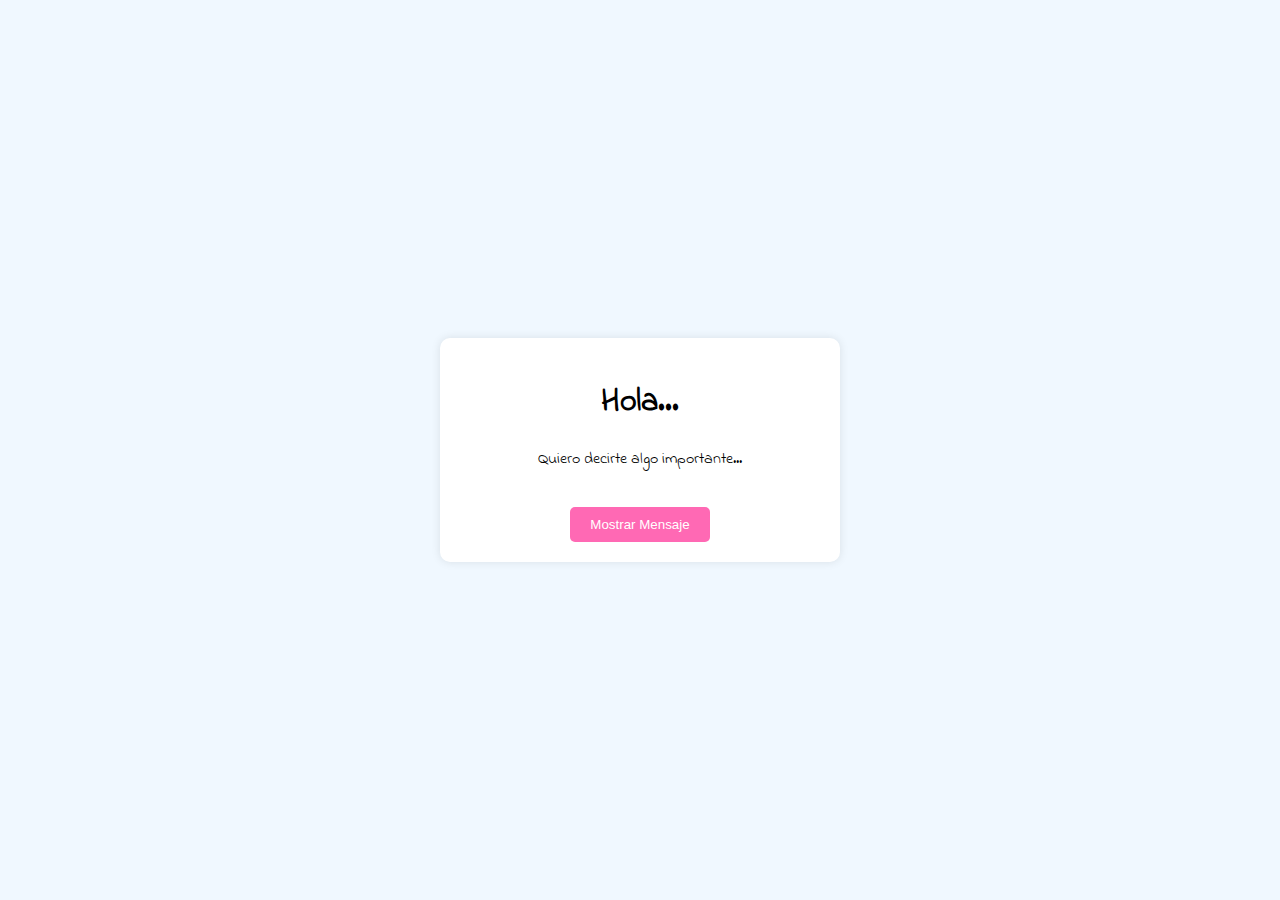
<file: index.html>
<!DOCTYPE html>
<html lang="es">
<head>
    <link href="https://fonts.googleapis.com/css2?family=Indie+Flower&display=swap" rel="stylesheet">
    <meta charset="UTF-8">
    <meta name="viewport" content="width=device-width, initial-scale=1.0">
    <title>Mensaje Especial</title>
    <link rel="stylesheet" href="styles.css">
    <style>
        /* Añadimos aquí el estilo para el fade-in */
        body {
            font-family: 'Indie Flower', cursive; /* Usar la fuente importada */
            background-color: #f0f8ff;
            margin: 0;
            overflow-x: hidden; /* Evitar desplazamiento horizontal en dispositivos móviles */
            display: flex;
            justify-content: center;
            align-items: center;
            min-height: 100vh; /* Asegurar que el cuerpo ocupe al menos la altura de la ventana */
            transition: opacity 1s ease; /* Añadir transición para desvanecimiento */
            opacity: 0; /* Empezar con opacidad 0 para el efecto de fade-in */
        }

        body.fade-in {
            opacity: 1; /* Opacidad completa para el efecto de fade-in */
        }

        .container {
            text-align: center;
            background-color: #fff;
            padding: 20px;
            border-radius: 10px;
            box-shadow: 0 0 10px rgba(0, 0, 0, 0.1);
            max-width: 90%;
            width: 400px;
            box-sizing: border-box;
            margin: auto; /* Centrar el contenedor */
        }

        button {
            background-color: #ff69b4;
            color: white;
            border: none;
            padding: 10px 20px;
            margin-top: 20px;
            cursor: pointer;
            border-radius: 5px;
            transition: background-color 0.3s ease;
        }

        button:hover {
            background-color: #ff1493;
        }
    </style>
</head>
<body>
    <div class="container">
        <h1>Hola...</h1>
        <p>Quiero decirte algo importante...</p>
        <button id="revealButton">Mostrar Mensaje</button>
    </div>
    <script>
        document.addEventListener('DOMContentLoaded', function() {
            document.body.classList.add('fade-in');
        });

        document.getElementById('revealButton').addEventListener('click', function() {
            // Aplicar el fade-out antes de cambiar de página
            document.body.classList.remove('fade-in');
            document.body.style.transition = 'opacity 1s ease';
            document.body.style.opacity = 0;

            // Esperar a que termine el fade-out antes de cambiar de página
            setTimeout(function() {
                window.location.href = 'postits.html';
            }, 1000);
        });
    </script>
</body>
</html>
</file>
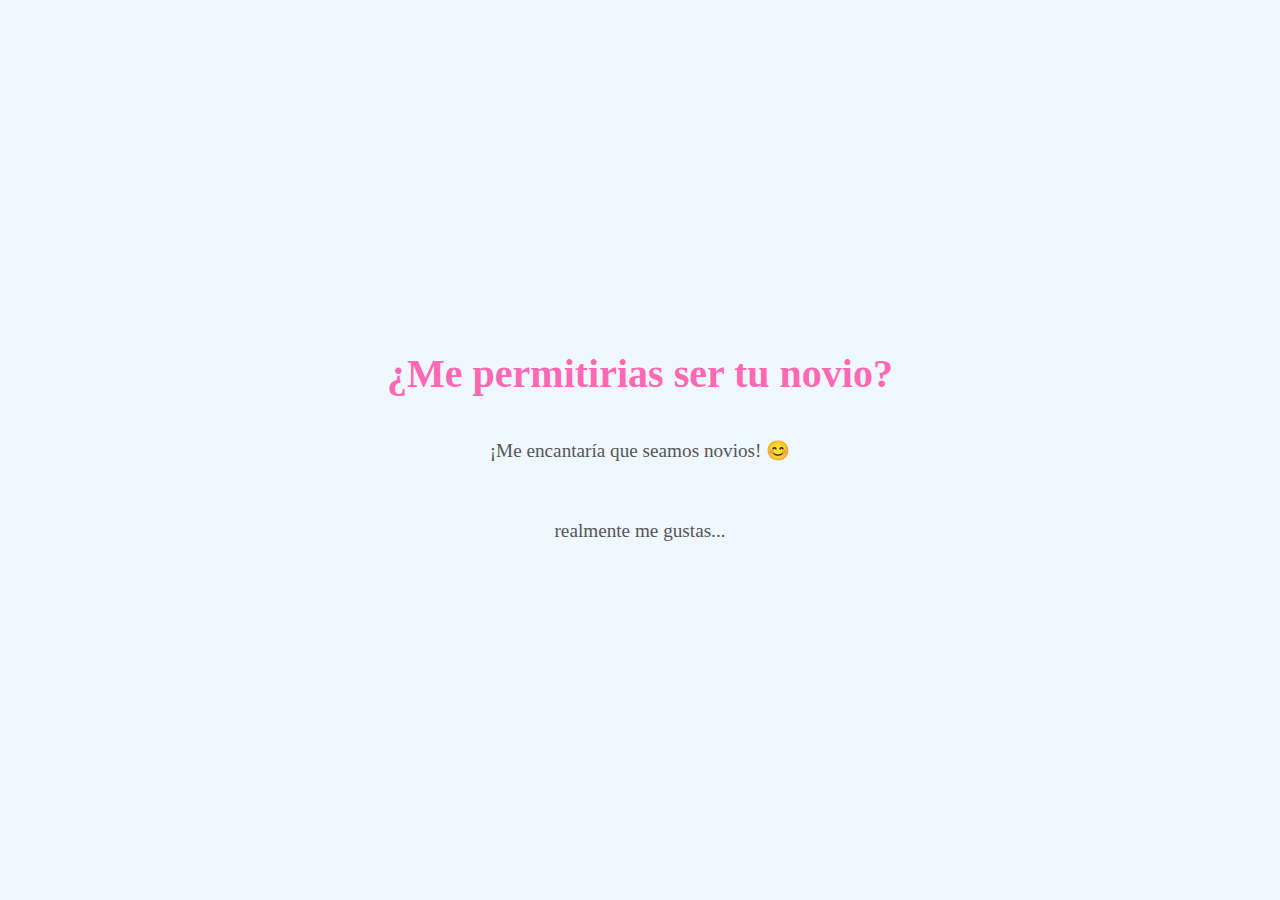
<file: pedirnoviazgo.html>
<!DOCTYPE html>
<html lang="es">
<head>
    <meta charset="UTF-8">
    <meta name="viewport" content="width=device-width, initial-scale=1.0">
    <title>Solicitud de Noviazgo</title>
    <link rel="stylesheet" href="styles.css">
    <style>
        body {
            font-family: 'Indie Flower', cursive;
            background-color: #f0f8ff;
            display: flex;
            flex-direction: column;
            justify-content: center;
            align-items: center;
            height: 100vh;
            margin: 0;
            text-align: center;
            color: #333;
        }

        h1 {
            font-size: 2.5em;
            color: #ff69b4;
            margin-bottom: 20px;
        }

        p {
            font-size: 1.2em;
            color: #555;
            margin-bottom: 30px;
            max-width: 80%;
            line-height: 1.6;
        }
    </style>
</head>
<body>
    <h1>¿Me permitirias ser tu novio?</h1>
    <p>¡Me encantaría que seamos novios! 😊</p>
    <p>realmente me gustas... </p>



</body>
</html>
</file>
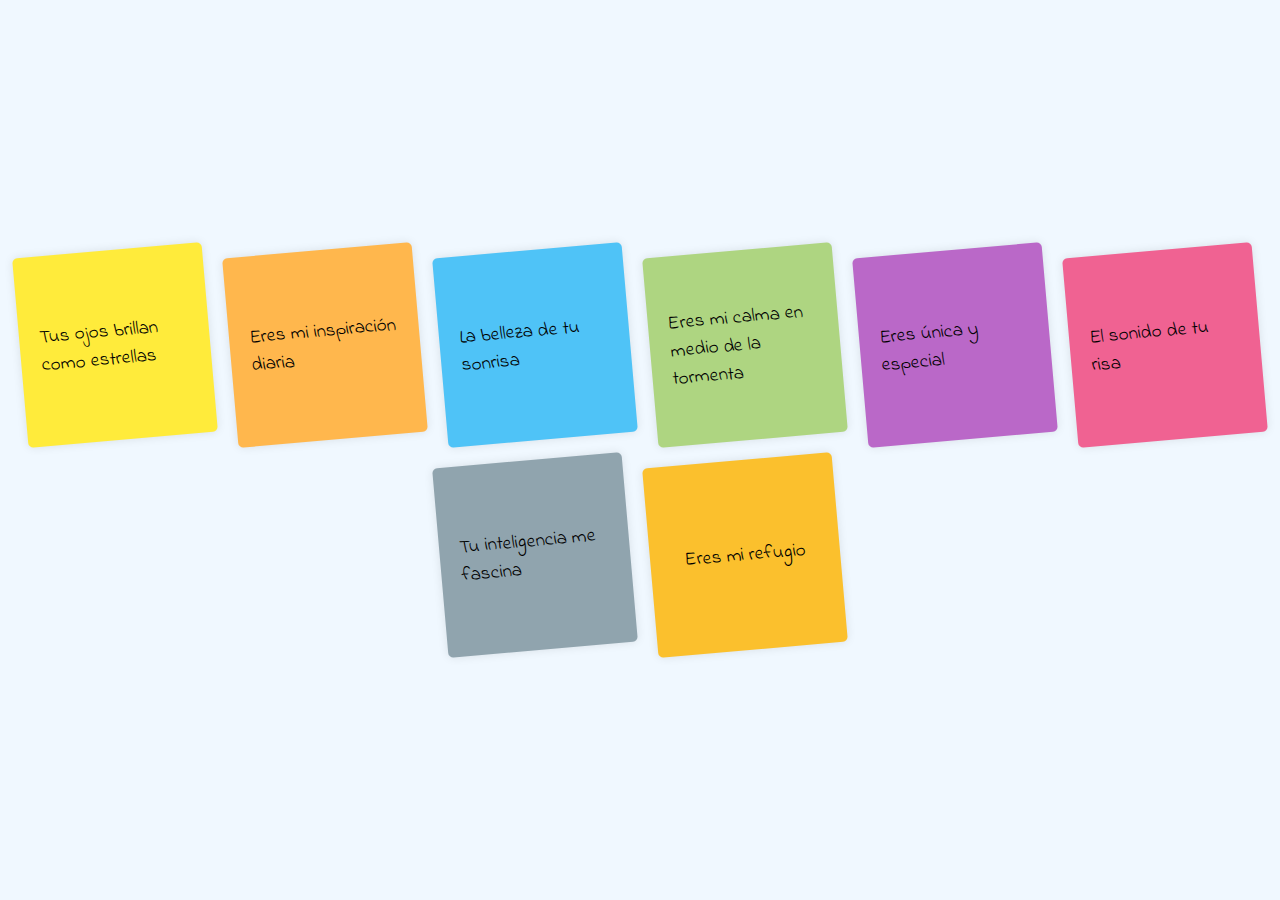
<file: postits.html>
<!DOCTYPE html>
<html lang="es">
<head>
    <link href="https://fonts.googleapis.com/css2?family=Indie+Flower&display=swap" rel="stylesheet">
    <meta charset="UTF-8">
    <meta name="viewport" content="width=device-width, initial-scale=1.0">
    <title>Post-its de Amor</title>
    <link rel="stylesheet" href="styles.css">
</head>
<body>
    <div class="postit-container">
        <div class="postit" data-message="Tus ojos brillan como estrellas: Tus ojos tienen un brillo especial que ilumina incluso los días más oscuros. Cada vez que te miro, siento que puedo ver un universo entero en ellos.">
            <p class="front">Tus ojos brillan como estrellas</p>
            <p class="back hidden">Tus ojos tienen un brillo especial que ilumina incluso los días más oscuros. Cada vez que te miro, siento que puedo ver un universo entero en ellos.</p>
        </div>
        <div class="postit" data-message="Eres mi inspiración diaria: Cada día me levanto con una sonrisa porque sé que existes. Tu manera de ver la vida y tu pasión por todo lo que haces me inspiran a ser una mejor persona.">
            <p class="front">Eres mi inspiración diaria</p>
            <p class="back hidden">Cada día me levanto con una sonrisa porque sé que existes. Tu manera de ver la vida y tu pasión por todo lo que haces me inspiran a ser una mejor persona.</p>
        </div>
        <div class="postit" data-message="La belleza de tu sonrisa: Tu sonrisa tiene el poder de derretir mi corazón y hacer que todo lo demás desaparezca. Es lo más hermoso que he visto y nunca me canso de admirarla.">
            <p class="front">La belleza de tu sonrisa</p>
            <p class="back hidden">Tu sonrisa tiene el poder de derretir mi corazón y hacer que todo lo demás desaparezca. Es lo más hermoso que he visto y nunca me canso de admirarla.</p>
        </div>
        <div class="postit" data-message="Tu bondad me asombra: La manera en que tratas a las personas con tanta amabilidad y consideración es algo que realmente admiro. Tienes un corazón tan grande y puro que me haces creer en la bondad del mundo.">
            <p class="front">Eres mi calma en medio de la tormenta</p>
            <p class="back hidden">A tu lado encuentro serenidad y seguridad. Eres mi refugio en tiempos difíciles y el lugar donde siempre quiero estar. Contigo, el mundo tiene sentido y todo parece estar en su lugar.</p>
        </div>
        <div class="postit" data-message="Eres única y especial: No hay nadie en este mundo como tú. Tu singularidad y tus pequeñas peculiaridades te hacen ser alguien increíblemente especial para mí.">
            <p class="front">Eres única y especial</p>
            <p class="back hidden">No hay nadie en este mundo como tú. Tu singularidad y tus pequeñas peculiaridades te hacen ser alguien increíblemente especial para mí.</p>
        </div>
        <div class="postit" data-message="El sonido de tu risa: El sonido de tu risa es música para mis oídos. No hay nada que me haga más feliz que verte reír y saber que eres feliz.">
            <p class="front">El sonido de tu risa</p>
            <p class="back hidden">El sonido de tu risa es música para mis oídos. No hay nada que me haga más feliz que verte reír y saber que eres feliz.</p>
        </div>
        <div class="postit" data-message="Tu inteligencia me fascina: Admiro tanto tu inteligencia y tu capacidad para resolver problemas. Hablar contigo siempre es una experiencia enriquecedora, y aprendo algo nuevo cada vez.">
            <p class="front">Tu inteligencia me fascina</p>
            <p class="back hidden">Admiro tanto tu inteligencia y tu capacidad para resolver problemas. Hablar contigo siempre es una experiencia enriquecedora, y aprendo algo nuevo cada vez.</p>
        </div>
        <div class="postit" data-message="Eres mi refugio: Contigo me siento seguro y en paz. Eres mi refugio en medio del caos y la persona a la que siempre quiero volver.">
            <p class="front">Eres mi refugio</p>
            <p class="back hidden">Contigo me siento seguro y en paz. Eres mi refugio en medio del caos y la persona a la que siempre quiero volver.</p>
        </div>
        <div id="central-postit" class="postit central hidden" data-message="Este es el mensaje del post-it central">
            <a href="pedirnoviazgo.html" class="postit-link">
                <p class="front">Te tengo una pregunta</p>
            </a>
        </div>
    </div>
    <script>
        document.addEventListener('DOMContentLoaded', function() {
            document.body.classList.add('fade-in');
        });
    </script>
    <script src="script.js"></script>
</body>
</html>
</file>
<file: styles.css>
/* General Styles */
body {
    font-family: Arial, sans-serif;
    background-color: #f0f8ff;
    margin: 0;
    overflow-x: hidden; /* Evitar desplazamiento horizontal en dispositivos móviles */
    display: flex;
    justify-content: center;
    align-items: center;
    min-height: 100vh; /* Asegurar que el cuerpo ocupe al menos la altura de la ventana */
    transition: opacity 1s ease;
}
body.fade-out {
    opacity: 0; /* Opacidad cero para el efecto de desvanecimiento */
}
.container {
    text-align: center;
    background-color: #fff;
    padding: 20px;
    border-radius: 10px;
    box-shadow: 0 0 10px rgba(0, 0, 0, 0.1);
    max-width: 90%;
    width: 400px;
    box-sizing: border-box;
    margin: auto; /* Centrar el contenedor */
}

button {
    background-color: #ff69b4;
    color: white;
    border: none;
    padding: 10px 20px;
    margin-top: 20px;
    cursor: pointer;
    border-radius: 5px;
    transition: background-color 0.3s ease;
}

button:hover {
    background-color: #ff1493;
}

/* Styles for Post-its */
.postit-container {
    position: relative; /* Mantener posición relativa para los post-its */
    width: 100%;
    display: flex;
    flex-wrap: wrap;
    gap: 20px;
    justify-content: center; /* Centrar los post-its */
    padding: 20px; /* Añadir espaciado interior para mejorar visualización en móviles */
}

.postit {
    background-color: #ffeb3b; /* Color por defecto */
    padding: 20px;
    border-radius: 5px;
    box-shadow: 0 0 10px rgba(0, 0, 0, 0.1);
    cursor: pointer;
    transition: transform 0.2s ease;
    width: calc(50% - 10px); /* Ancho de cada post-it (50% del contenedor menos el espacio entre ellos) */
    max-width: 150px; /* Ancho máximo para mantener la uniformidad */
    height: 150px; /* Altura fija de los post-its */
    display: flex;
    justify-content: center;
    align-items: center;
    transform: rotate(-5deg); /* Rotación ligera de -5 grados */
    font-family: 'Indie Flower', cursive; /* Aplicar la fuente cursiva */
}

.postit:hover {
    transform: scale(1.1) ; /* Escalado y rotación al hacer hover */
}

.postit p {
    margin: 0;
    font-size: 1.2em;
}

.hidden {
    display: none;
}

.central {
    background-color: #ffc107;
}

/* Diferentes colores para los Post-its */
.postit:nth-child(1) { background-color: #ffeb3b; } /* Amarillo */
.postit:nth-child(2) { background-color: #ffb74d; } /* Naranja */
.postit:nth-child(3) { background-color: #4fc3f7; } /* Azul */
.postit:nth-child(4) { background-color: #aed581; } /* Verde */
.postit:nth-child(5) { background-color: #ba68c8; } /* Morado */
.postit:nth-child(6) { background-color: #f06292; } /* Rosa */
.postit:nth-child(7) { background-color: #90a4ae; } /* Gris azulado */
.postit:nth-child(8) { background-color: #fbc02d; } /* Amarillo limón */
.postit:nth-child(9) { background-color: #81d4fa; } /* Celeste */
.postit:nth-child(10) { background-color: #c5e1a5; } /* Verde claro */
.postit:nth-child(11) { background-color: #ffccbc; } /* Melocotón */
.postit:nth-child(12) { background-color: #b39ddb; } /* Lila */
.postit:nth-child(13) { background-color: #ffab91; } /* Salmón */
.postit:nth-child(14) { background-color: #80cbc4; } /* Turquesa */
.postit:nth-child(15) { background-color: #fff59d; } /* Amarillo claro */

/* Modal Styles */
.modal {
    font-family: 'Indie Flower', cursive; /* Aplicar la fuente cursiva */
    display: block;
    position: fixed;
    z-index: 1000;
    left: 50%;
    top: 50%;
    transform: translate(-50%, -50%);
    padding: 20px;
    width: 300px; /* Ancho fijo del modal */
    height: 400px; /* Altura fija del modal */
    max-width: 100%; /* Ajustar el ancho máximo para dispositivos móviles */
    overflow-y: auto; /* Permitir desplazamiento si el contenido excede la altura */
    border-radius: 10px; /* Bordes redondeados */
    color: rgb(29, 29, 29); /* Color de texto */
    text-align: center; /* Centrar el contenido */
    box-sizing: border-box;
}

.modal-content {
    padding: 20px;
    border-radius: 10px; /* Bordes redondeados */
    box-sizing: border-box;
}

.modal-content p {
    margin: 0;
    font-size: 1.2em;
}

.modal-close {
    position: absolute;
    top: 5px;
    right: 5px;
    cursor: pointer;
    font-size: 20px;
    color: black;
}



/* Estilos responsivos */
@media (max-width: 600px) {
    .container {
        width: 100%;
        padding: 15px;
    }

    button {
        width: 100%;
        padding: 15px;
        font-size: 1.2em;
    }

    .postit {
        width: 100%; /* Post-its ocupan el 100% del ancho en dispositivos móviles */
    }
}
.central:hover{
    transform: translate(-50%, -50%);
}
.central {
    background-color: #ffc107;
    z-index: 10; /* Asegurar que esté sobre los otros post-its */
    position: absolute; /* Posicionamiento absoluto para centrar */
    top: 50%;
    left: 50%;
    transform: translate(-50%, -50%);
}
</file>
